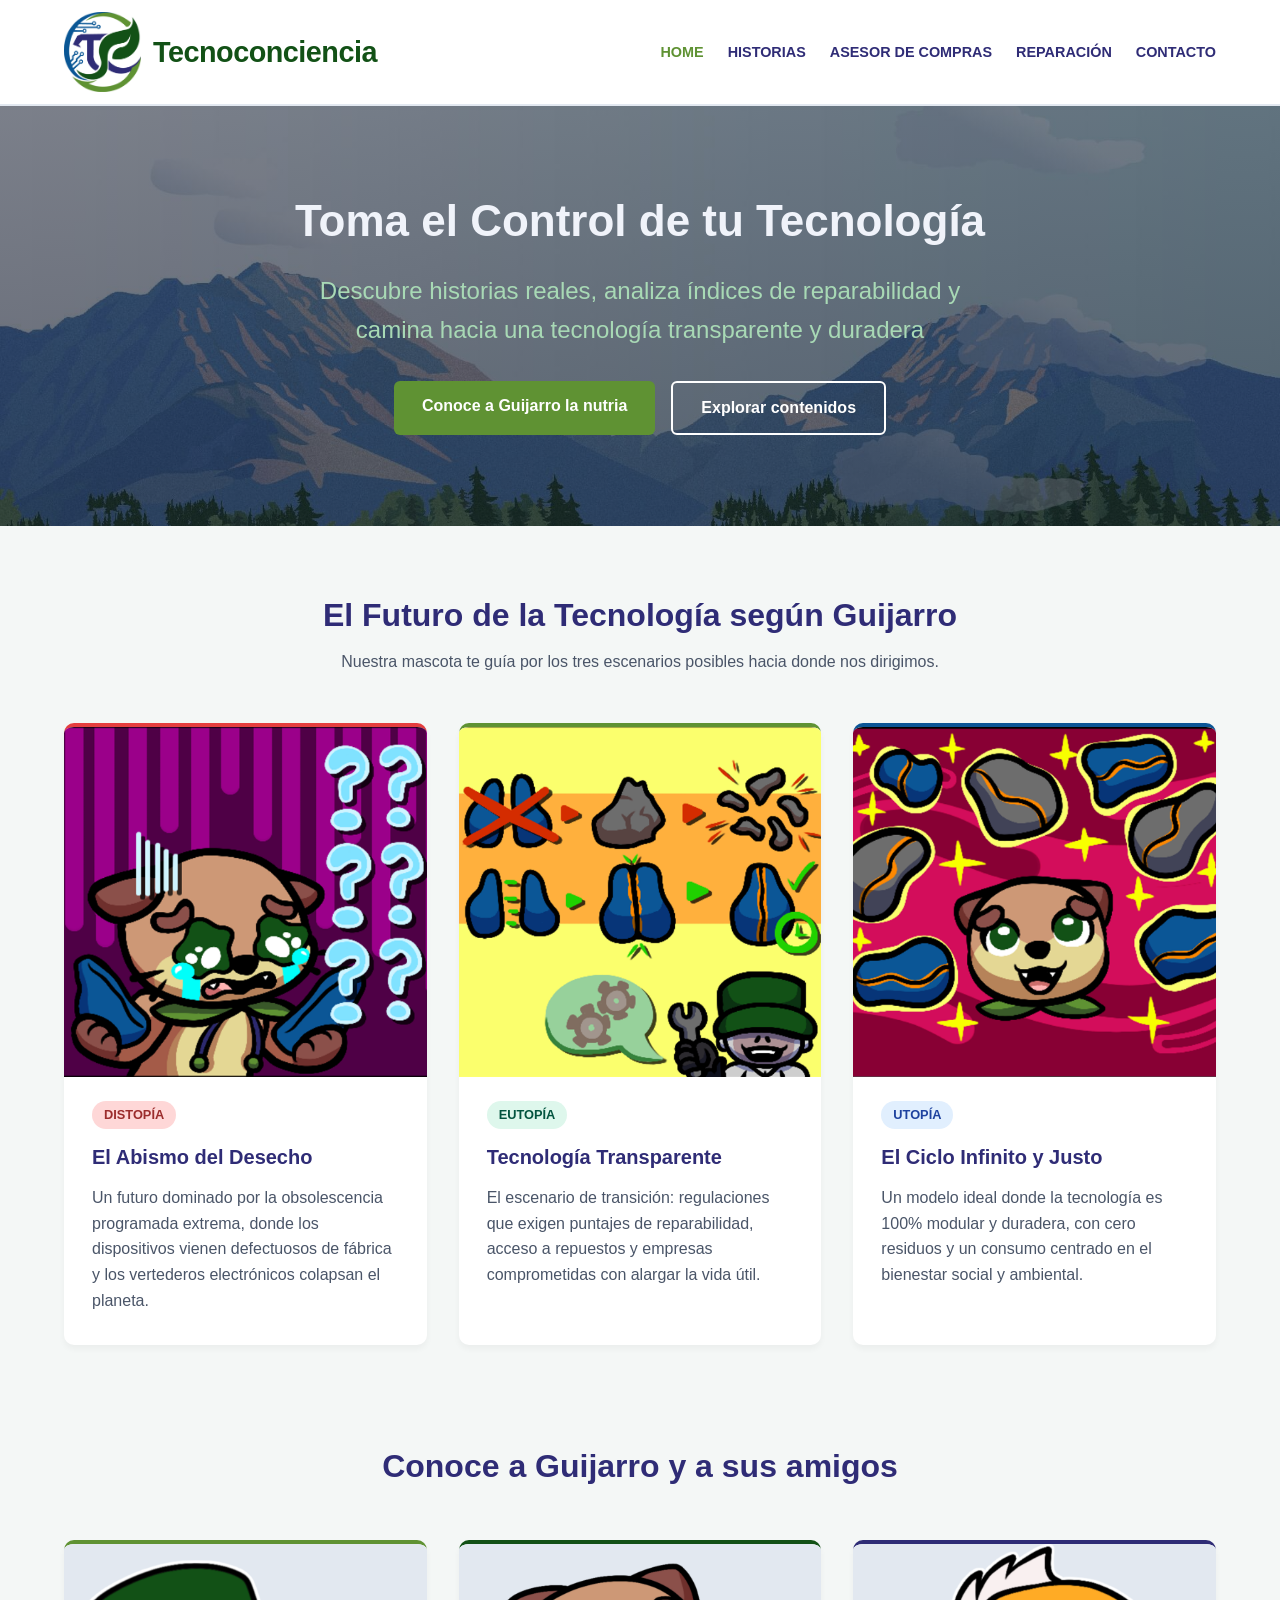
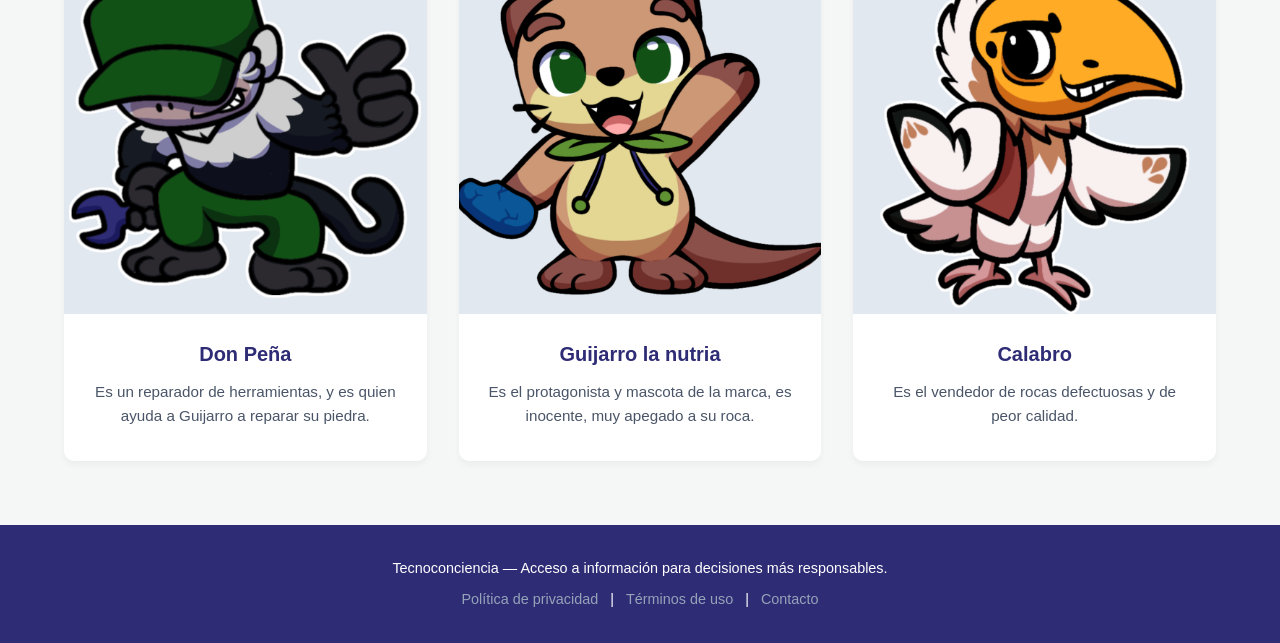
<file: index.html>
<!DOCTYPE html>
<html lang="es">
<head>
    <meta charset="UTF-8">
    <meta name="viewport" content="width=device-width, initial-scale=1.0">
    <title>TecnoConciencia - Inicio</title>
    <link rel="stylesheet" href="css/style.css">
</head>
<body>

    <!-- Cabecera y Navegación con Logo y Título -->
    <header class="site-header">
        <div class="container nav-container">
            <div class="logo-container">
                <img src="img/Logo-Tecno.png" alt="Logo TecnoConciencia" class="logo-img">
                <span class="logo-text">Tecnoconciencia</span>
            </div>
            <nav>
                <ul class="nav-links">
                    <li><a href="index.html" class="active">HOME</a></li>
                    <li><a href="historias.html">HISTORIAS</a></li>
                    <li><a href="asesor.html">ASESOR DE COMPRAS</a></li>
                    <li><a href="reparacion.html">REPARACIÓN</a></li>
                    <li><a href="contacto.html">CONTACTO</a></li>
                </ul>
            </nav>
        </div>
    </header>

    <!-- Sección Hero (Principal) -->
    <section class="hero">
        <div class="container hero-content">
            <h2>Toma el Control de tu Tecnología</h2>
            <p>Descubre historias reales, analiza índices de reparabilidad y camina hacia una tecnología transparente y duradera</p>
            <div class="hero-buttons">
                <a href="#" class="btn-primary">Conoce a Guijarro la nutria</a>
                <a href="#" class="btn-secondary">Explorar contenidos</a>
            </div>
        </div>
    </section>

    <!-- Sección de Escenarios Futuros con Guijarro -->
    <section class="scenarios-section container">
        <div class="section-title">
            <h3>El Futuro de la Tecnología según Guijarro</h3>
            <p>Nuestra mascota te guía por los tres escenarios posibles hacia donde nos dirigimos.</p>
        </div>
        <div class="scenarios-grid">
            
            <!-- Tarjeta Distopía -->
            <article class="scenario-card distopia">
                <div class="card-img-container">
                    <img src="img/Distopía.png" alt="Guijarro en escenario Distópico" class="scenario-img">
                </div>
                <div class="card-body">
                    <span class="badge">Distopía</span>
                    <h4>El Abismo del Desecho</h4>
                    <p>Un futuro dominado por la obsolescencia programada extrema, donde los dispositivos vienen defectuosos de fábrica y los vertederos electrónicos colapsan el planeta.</p>
                </div>
            </article>

            <!-- Tarjeta Eutopía -->
            <article class="scenario-card eutopia">
                <div class="card-img-container">
                    <img src="img/Eutopía.png" alt="Guijarro en escenario Eutópico" class="scenario-img">
                </div>
                <div class="card-body">
                    <span class="badge">Eutopía</span>
                    <h4>Tecnología Transparente</h4>
                    <p>El escenario de transición: regulaciones que exigen puntajes de reparabilidad, acceso a repuestos y empresas comprometidas con alargar la vida útil.</p>
                </div>
            </article>

            <!-- Tarjeta Utopía -->
            <article class="scenario-card utopia">
                <div class="card-img-container">
                    <img src="img/Utopia.png" alt="Guijarro en escenario Utópico" class="scenario-img">
                </div>
                <div class="card-body">
                    <span class="badge">Utopía</span>
                    <h4>El Ciclo Infinito y Justo</h4>
                    <p>Un modelo ideal donde la tecnología es 100% modular y duradera, con cero residuos y un consumo centrado en el bienestar social y ambiental.</p>
                </div>
            </article>

        </div>
    </section>

    <!-- Sección Conoce a Guijarro y a sus amigos -->
    <section class="characters-section container">
        <div class="section-title">
            <h3>Conoce a Guijarro y a sus amigos</h3>
        </div>
        <div class="characters-grid">

            <!-- Contenedor 1: Don Peña -->
            <article class="character-card don-pena">
                <div class="character-img-container">
                    <img src="img/donpeña.png" alt="Don Peña" class="character-img">
                </div>
                <div class="character-body">
                    <h4>Don Peña</h4>
                    <p>Es un reparador de herramientas, y es quien ayuda a Guijarro a reparar su piedra.</p>
                </div>
            </article>

            <!-- Contenedor 2 (Centro): Guijarro la nutria -->
            <article class="character-card guijarro">
                <div class="character-img-container">
                    <img src="img/Guijarro Saludando.png" alt="Guijarro la nutria" class="character-img">
                </div>
                <div class="character-body">
                    <h4>Guijarro la nutria</h4>
                    <p>Es el protagonista y mascota de la marca, es inocente, muy apegado a su roca.</p>
                </div>
            </article>

            <!-- Contenedor 3: Calabro -->
            <article class="character-card calabro">
                <div class="character-img-container">
                    <img src="img/calabro.png" alt="Calabro" class="character-img">
                </div>
                <div class="character-body">
                    <h4>Calabro</h4>
                    <p>Es el vendedor de rocas defectuosas y de peor calidad.</p>
                </div>
            </article>

        </div>
    </section>

    <!-- Pie de página -->
    <footer class="site-footer">
        <div class="container footer-content">
            <p>Tecnoconciencia — Acceso a información para decisiones más responsables.</p>
            <div class="footer-links">
                <a href="#">Política de privacidad</a> | <a href="#">Términos de uso</a> | <a href="#">Contacto</a>
            </div>
        </div>
    </footer>

</body>
</html>
</file>
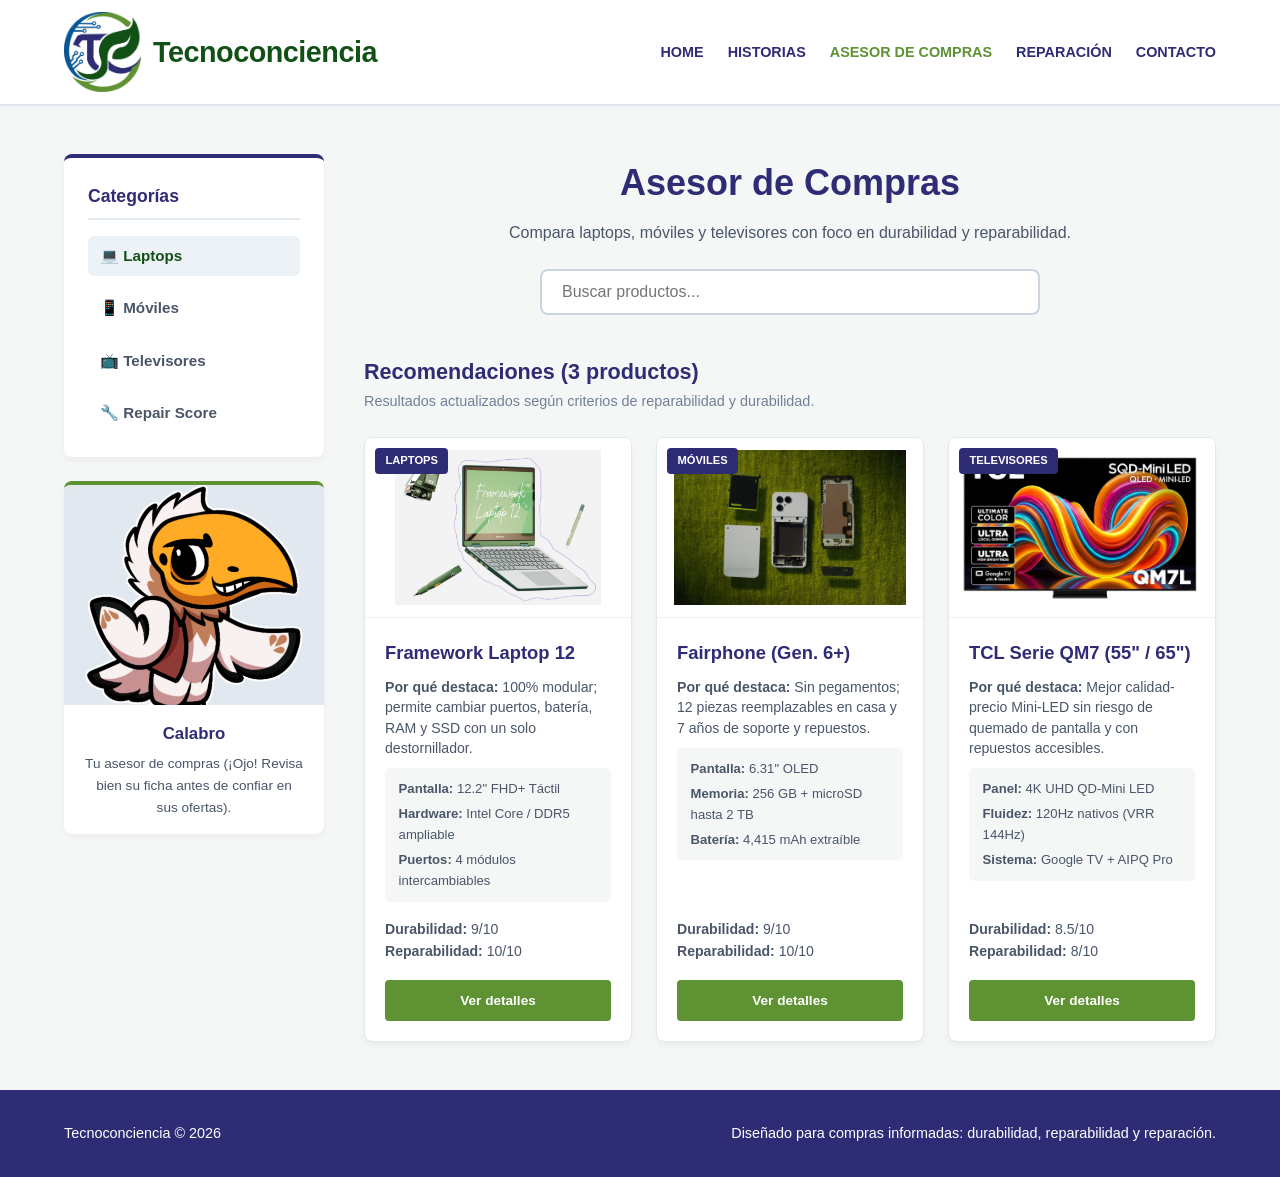
<file: asesor.html>
<!DOCTYPE html>
<html lang="es">
<head>
    <meta charset="UTF-8">
    <meta name="viewport" content="width=device-width, initial-scale=1.0">
    <title>TecnoConciencia - Asesor de Compras</title>
    <link rel="stylesheet" href="css/style.css">
</head>
<body>

    <!-- Cabecera y Navegación -->
    <header class="site-header">
        <div class="container nav-container">
            <div class="logo-container">
                <img src="img/Logo-Tecno.png" alt="Logo TecnoConciencia" class="logo-img">
                <span class="logo-text">Tecnoconciencia</span>
            </div>
            <nav>
                <ul class="nav-links">
                    <li><a href="index.html">HOME</a></li>
                    <li><a href="historias.html">HISTORIAS</a></li>
                    <li><a href="asesor.html" class="active">ASESOR DE COMPRAS</a></li>
                    <li><a href="reparacion.html">REPARACIÓN</a></li>
                    <li><a href="contacto.html">CONTACTO</a></li>
                </ul>
            </nav>
        </div>
    </header>

    <!-- Contenedor Principal del Asesor -->
    <main class="container shop-container">

        <!-- Columna Izquierda: Categorías + Personaje Calabro -->
        <aside class="shop-left-column">
            <div class="shop-sidebar">
                <h3>Categorías</h3>
                <ul class="category-list">
                    <li><a href="#" class="active-category">💻 Laptops</a></li>
                    <li><a href="#">📱 Móviles</a></li>
                    <li><a href="#">📺 Televisores</a></li>
                    <li><a href="#">🔧 Repair Score</a></li>
                </ul>
            </div>

            <!-- Tarjeta del Asesor Calabro -->
            <div class="advisor-character-card">
                <div class="advisor-img-box">
                    <img src="img/calabro.png" alt="Calabro - Asesor de Compras" class="advisor-img">
                </div>
                <div class="advisor-caption">
                    <h4>Calabro</h4>
                    <p>Tu asesor de compras (¡Ojo! Revisa bien su ficha antes de confiar en sus ofertas).</p>
                </div>
            </div>
        </aside>

        <!-- Columna Derecha: Buscador y 3 Recomendaciones -->
        <section class="shop-content">
            <div class="shop-header">
                <h2>Asesor de Compras</h2>
                <p>Compara laptops, móviles y televisores con foco en durabilidad y reparabilidad.</p>
                <div class="search-box">
                    <input type="text" placeholder="Buscar productos...">
                </div>
            </div>

            <div class="results-info">
                <h3>Recomendaciones (3 productos)</h3>
                <p>Resultados actualizados según criterios de reparabilidad y durabilidad.</p>
            </div>

            <!-- Cuadrícula de 3 Productos -->
            <div class="products-grid">

                <!-- Producto 1: Laptop -->
                <article class="product-card">
                    <span class="product-badge">LAPTOPS</span>
                    <div class="product-img-container">
                        <img src="img/Laptop.jpg" alt="Framework Laptop 12" class="product-img">
                    </div>
                    <div class="product-info">
                        <h4>Framework Laptop 12</h4>
                        <p class="product-reason"><strong>Por qué destaca:</strong> 100% modular; permite cambiar puertos, batería, RAM y SSD con un solo destornillador.</p>
                        <ul class="product-specs">
                            <li><strong>Pantalla:</strong> 12.2" FHD+ Táctil</li>
                            <li><strong>Hardware:</strong> Intel Core / DDR5 ampliable</li>
                            <li><strong>Puertos:</strong> 4 módulos intercambiables</li>
                        </ul>
                        <div class="product-scores">
                            <p><strong>Durabilidad:</strong> 9/10</p>
                            <p><strong>Reparabilidad:</strong> 10/10</p>
                        </div>
                        <a href="#" class="btn-product">Ver detalles</a>
                    </div>
                </article>

                <!-- Producto 2: Celular -->
                <article class="product-card">
                    <span class="product-badge">MÓVILES</span>
                    <div class="product-img-container">
                        <img src="img/movil.jpeg" alt="Fairphone Gen 6+" class="product-img">
                    </div>
                    <div class="product-info">
                        <h4>Fairphone (Gen. 6+)</h4>
                        <p class="product-reason"><strong>Por qué destaca:</strong> Sin pegamentos; 12 piezas reemplazables en casa y 7 años de soporte y repuestos.</p>
                        <ul class="product-specs">
                            <li><strong>Pantalla:</strong> 6.31" OLED</li>
                            <li><strong>Memoria:</strong> 256 GB + microSD hasta 2 TB</li>
                            <li><strong>Batería:</strong> 4,415 mAh extraíble</li>
                        </ul>
                        <div class="product-scores">
                            <p><strong>Durabilidad:</strong> 9/10</p>
                            <p><strong>Reparabilidad:</strong> 10/10</p>
                        </div>
                        <a href="#" class="btn-product">Ver detalles</a>
                    </div>
                </article>

                <!-- Producto 3: Televisor -->
                <article class="product-card">
                    <span class="product-badge">TELEVISORES</span>
                    <div class="product-img-container">
                        <img src="img/tv.png" alt="Televisor TCL QM7 Mini-LED" class="product-img">
                    </div>
                    <div class="product-info">
                        <h4>TCL Serie QM7 (55" / 65")</h4>
                        <p class="product-reason"><strong>Por qué destaca:</strong> Mejor calidad-precio Mini-LED sin riesgo de quemado de pantalla y con repuestos accesibles.</p>
                        <ul class="product-specs">
                            <li><strong>Panel:</strong> 4K UHD QD-Mini LED</li>
                            <li><strong>Fluidez:</strong> 120Hz nativos (VRR 144Hz)</li>
                            <li><strong>Sistema:</strong> Google TV + AIPQ Pro</li>
                        </ul>
                        <div class="product-scores">
                            <p><strong>Durabilidad:</strong> 8.5/10</p>
                            <p><strong>Reparabilidad:</strong> 8/10</p>
                        </div>
                        <a href="#" class="btn-product">Ver detalles</a>
                    </div>
                </article>

            </div>
        </section>
    </main>

    <!-- Pie de página -->
    <footer class="site-footer">
        <div class="footer-content-shop">
            <p>Tecnoconciencia © 2026</p>
            <p>Diseñado para compras informadas: durabilidad, reparabilidad y reparación.</p>
        </div>
    </footer>

</body>
</html>
</file>
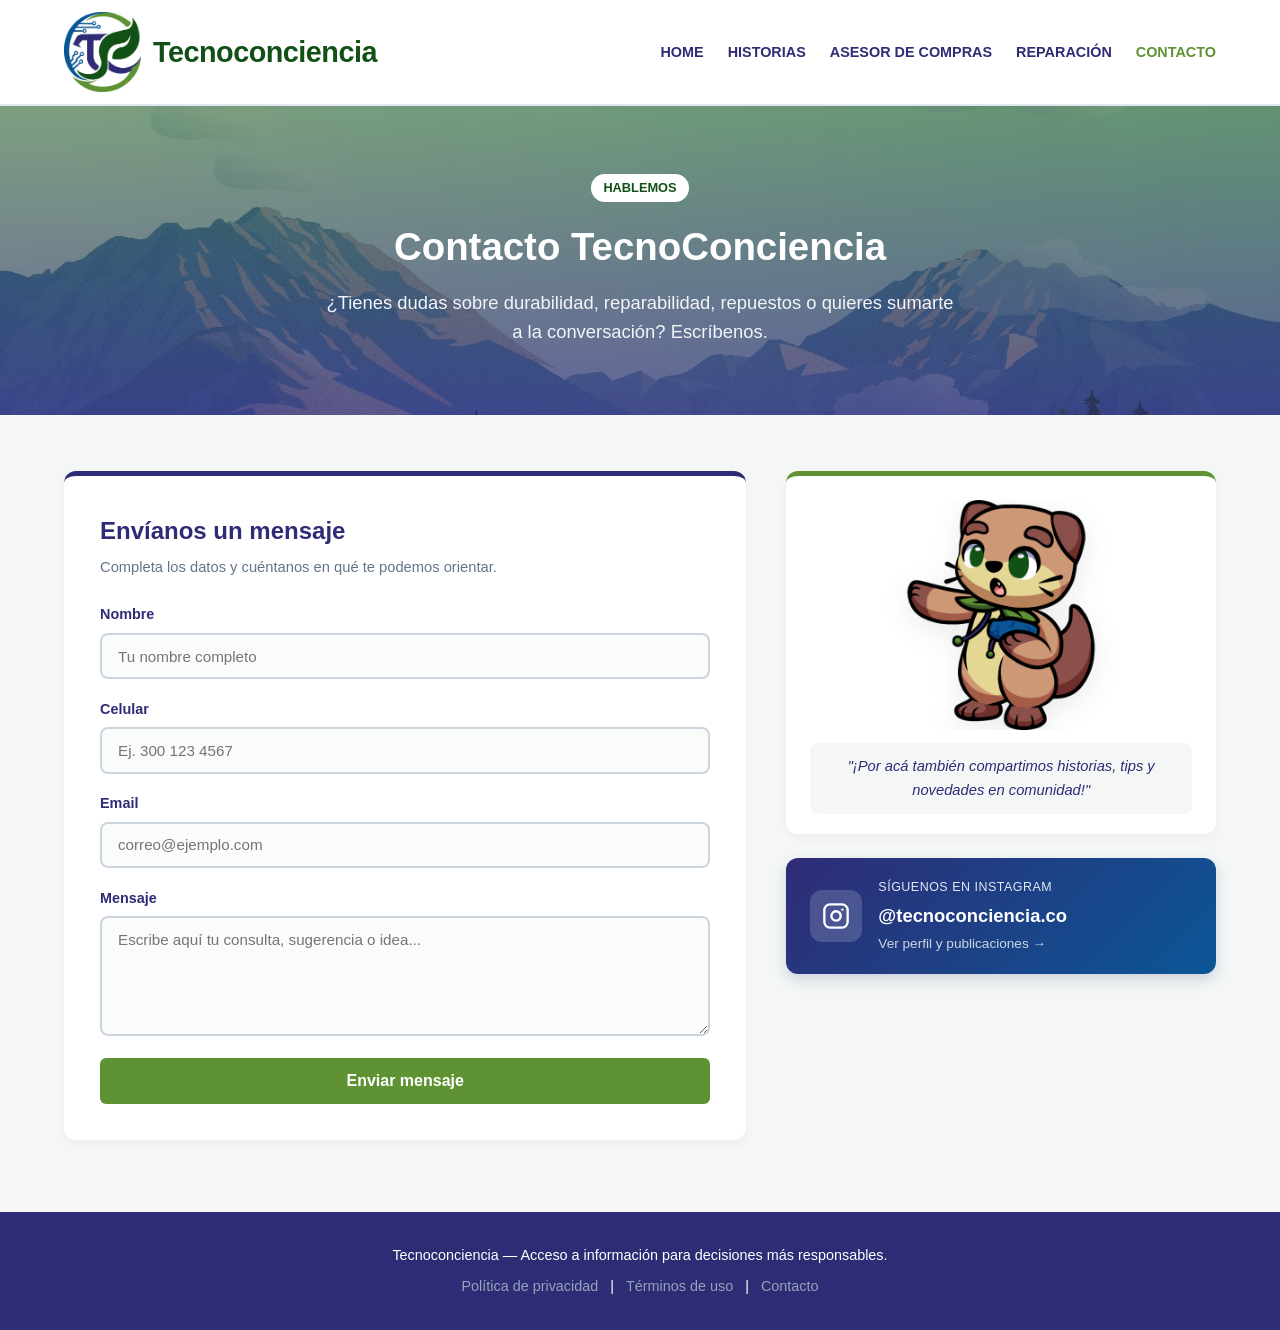
<file: contacto.html>
<!DOCTYPE html>
<html lang="es">
<head>
    <meta charset="UTF-8">
    <meta name="viewport" content="width=device-width, initial-scale=1.0">
    <title>TecnoConciencia - Contacto</title>
    <link rel="stylesheet" href="css/style.css">
</head>
<body>

    <!-- Cabecera y Navegación -->
    <header class="site-header">
        <div class="container nav-container">
            <div class="logo-container">
                <img src="img/Logo-Tecno.png" alt="Logo TecnoConciencia" class="logo-img">
                <span class="logo-text">Tecnoconciencia</span>
            </div>
            <nav>
                <ul class="nav-links">
                    <li><a href="index.html">HOME</a></li>
                    <li><a href="historias.html">HISTORIAS</a></li>
                    <li><a href="asesor.html">ASESOR DE COMPRAS</a></li>
                    <li><a href="reparacion.html">REPARACIÓN</a></li>
                    <li><a href="contacto.html" class="active">CONTACTO</a></li>
                </ul>
            </nav>
        </div>
    </header>

    <!-- Banner de Paisaje debajo del Header -->
    <section class="contact-banner">
        <div class="container contact-banner-content">
            <span class="badge contact-badge">Hablemos</span>
            <h2>Contacto TecnoConciencia</h2>
            <p>¿Tienes dudas sobre durabilidad, reparabilidad, repuestos o quieres sumarte a la conversación? Escríbenos.</p>
        </div>
    </section>

    <!-- Sección Principal: Formulario + Guijarro Señalando + Instagram -->
    <main class="container contact-main">
        <div class="contact-grid">

            <!-- Columna Izquierda: Formulario -->
            <div class="contact-form-card">
                <h3>Envíanos un mensaje</h3>
                <p class="contact-form-subtitle">Completa los datos y cuéntanos en qué te podemos orientar.</p>

                <form id="contactForm" class="contact-form">
                    <div class="form-group">
                        <label for="nombre">Nombre</label>
                        <input type="text" id="nombre" name="nombre" placeholder="Tu nombre completo" required>
                    </div>

                    <div class="form-group">
                        <label for="celular">Celular</label>
                        <input type="tel" id="celular" name="celular" placeholder="Ej. 300 123 4567" required>
                    </div>

                    <div class="form-group">
                        <label for="email">Email</label>
                        <input type="email" id="email" name="email" placeholder="correo@ejemplo.com" required>
                    </div>

                    <div class="form-group">
                        <label for="mensaje">Mensaje</label>
                        <textarea id="mensaje" name="mensaje" rows="5" placeholder="Escribe aquí tu consulta, sugerencia o idea..." required></textarea>
                    </div>

                    <button type="submit" class="btn-primary contact-submit-btn">Enviar mensaje</button>
                    <p id="formFeedback" class="form-feedback" aria-live="polite"></p>
                </form>
            </div>

            <!-- Columna Derecha: Guijarro Señalando + Tarjeta de Instagram -->
            <aside class="contact-side-column">
                <div class="guijarro-pointer-card">
                    <div class="guijarro-pointer-img-box">
                        <img src="img/Guijarro Señalando.png" alt="Guijarro la nutria señalando nuestro Instagram" class="guijarro-pointer-img">
                    </div>
                    <p class="guijarro-speech">"¡Por acá también compartimos historias, tips y novedades en comunidad!"</p>
                </div>

                <a href="https://www.instagram.com/tecnoconciencia.co/" target="_blank" rel="noopener noreferrer" class="instagram-card">
                    <div class="ig-icon-badge" aria-hidden="true">
                        <svg viewBox="0 0 24 24" width="28" height="28" fill="none" stroke="currentColor" stroke-width="2" stroke-linecap="round" stroke-linejoin="round">
                            <rect x="2" y="2" width="20" height="20" rx="5" ry="5"></rect>
                            <path d="M16 11.37A4 4 0 1 1 12.63 8 4 4 0 0 1 16 11.37z"></path>
                            <line x1="17.5" y1="6.5" x2="17.51" y2="6.5"></line>
                        </svg>
                    </div>
                    <div class="ig-details">
                        <span class="ig-label">Síguenos en Instagram</span>
                        <strong class="ig-handle">@tecnoconciencia.co</strong>
                        <small class="ig-cta">Ver perfil y publicaciones →</small>
                    </div>
                </a>
            </aside>

        </div>
    </main>

    <!-- Pie de página -->
    <footer class="site-footer">
        <div class="container footer-content">
            <p>Tecnoconciencia — Acceso a información para decisiones más responsables.</p>
            <div class="footer-links">
                <a href="#">Política de privacidad</a> | <a href="#">Términos de uso</a> | <a href="contacto.html">Contacto</a>
            </div>
        </div>
    </footer>

    <script>
        const contactForm = document.getElementById("contactForm");
        const formFeedback = document.getElementById("formFeedback");

        contactForm.addEventListener("submit", function (event) {
            event.preventDefault();
            const nombre = document.getElementById("nombre").value.trim();
            formFeedback.textContent = `¡Gracias, ${nombre}! Tu mensaje quedó registrado en este borrador de la web.`;
            formFeedback.classList.add("is-visible");
            contactForm.reset();
        });
    </script>

</body>
</html>
</file>
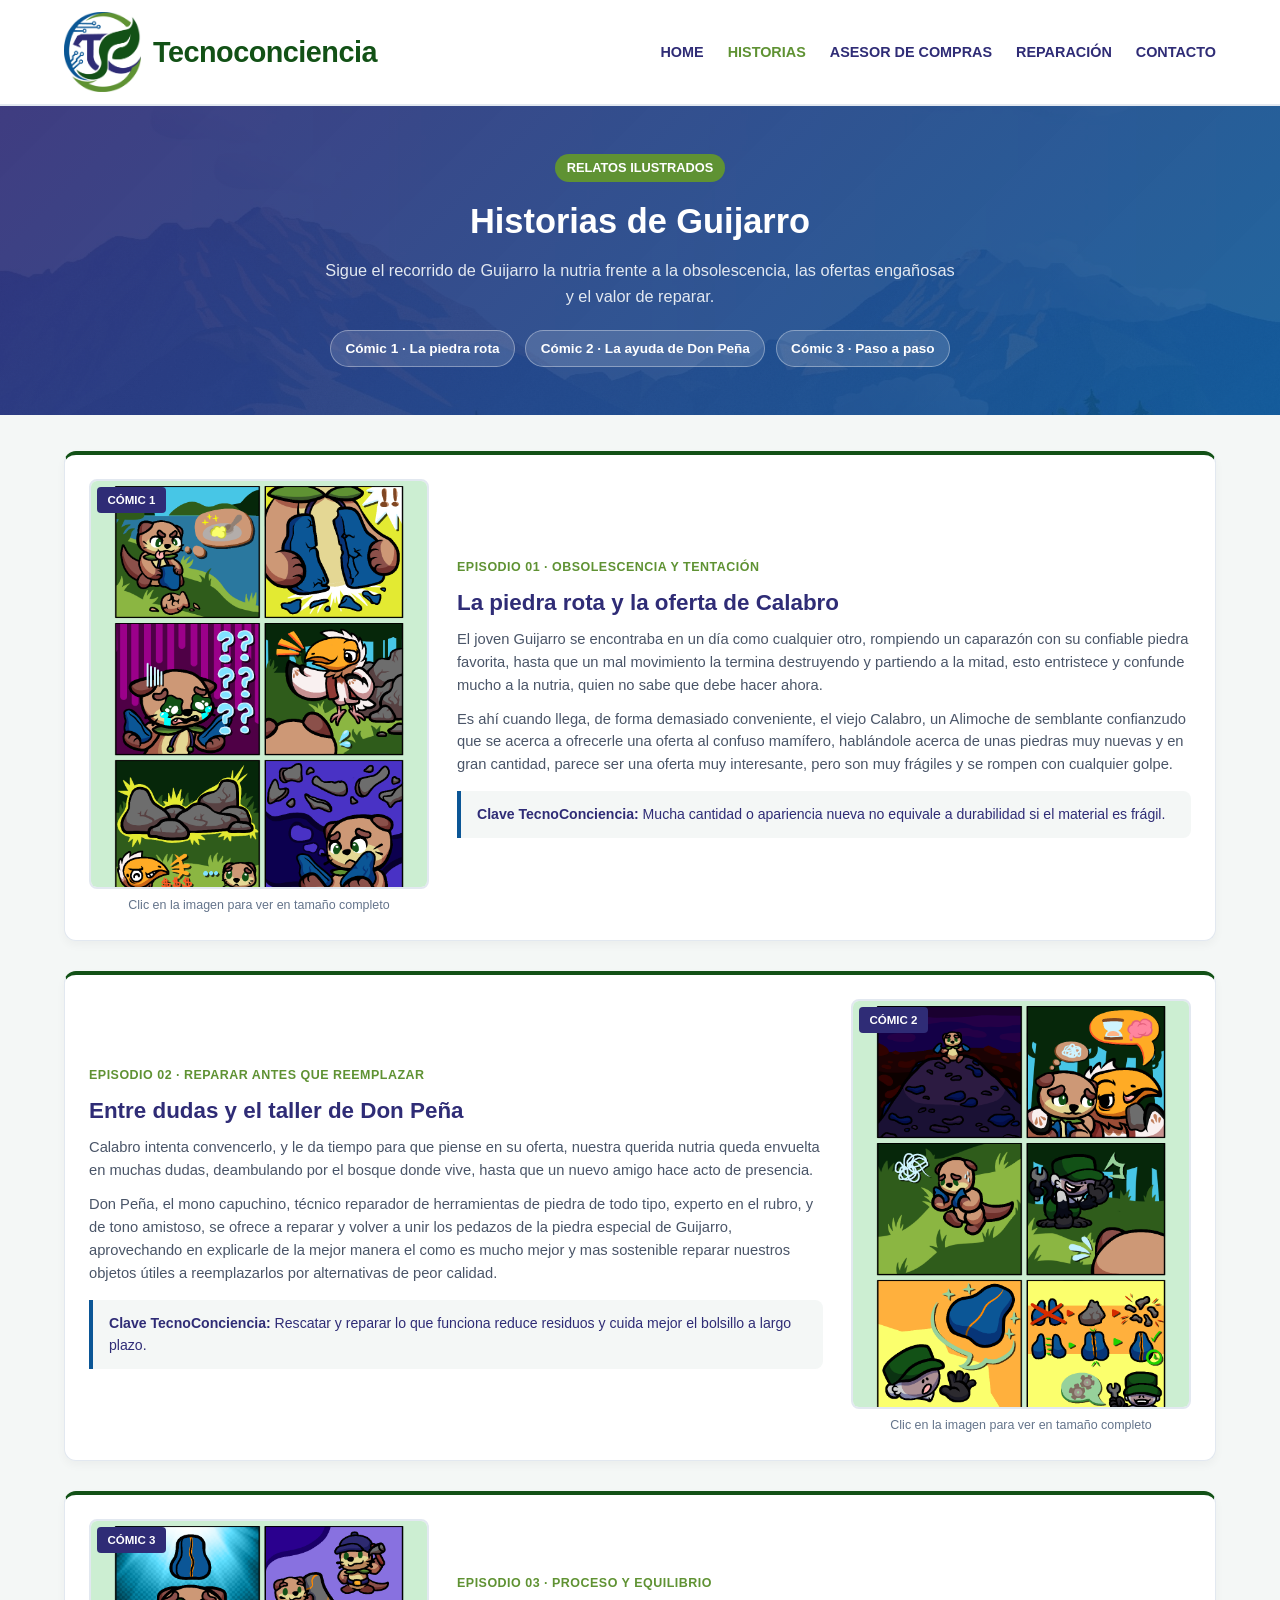
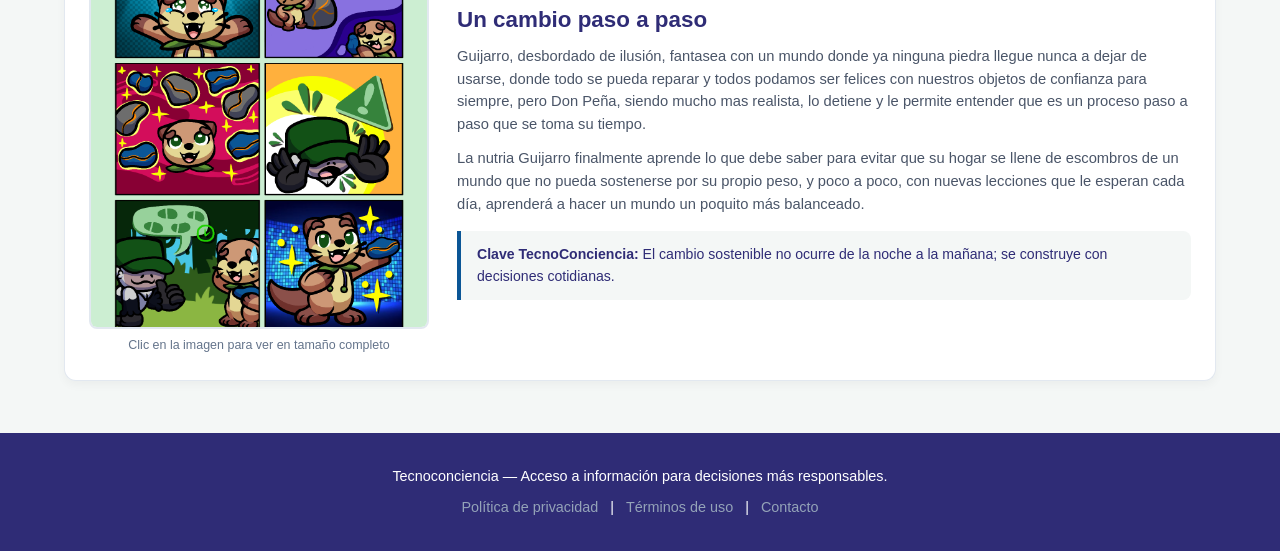
<file: historias.html>
<!DOCTYPE html>
<html lang="es">
<head>
    <meta charset="UTF-8">
    <meta name="viewport" content="width=device-width, initial-scale=1.0">
    <title>TecnoConciencia - Historias y Cómics</title>
    <link rel="stylesheet" href="css/style.css">
</head>
<body>

    <!-- Cabecera y Navegación -->
    <header class="site-header">
        <div class="container nav-container">
            <div class="logo-container">
                <img src="img/Logo-Tecno.png" alt="Logo TecnoConciencia" class="logo-img">
                <span class="logo-text">Tecnoconciencia</span>
            </div>
            <nav>
                <ul class="nav-links">
                    <li><a href="index.html">HOME</a></li>
                    <li><a href="historias.html" class="active">HISTORIAS</a></li>
                    <li><a href="asesor.html">ASESOR DE COMPRAS</a></li>
                    <li><a href="reparacion.html">REPARACIÓN</a></li>
                    <li><a href="contacto.html">CONTACTO</a></li>
                </ul>
            </nav>
        </div>
    </header>

    <!-- Encabezado de Historias -->
    <section class="stories-hero">
        <div class="container stories-hero-content">
            <span class="badge stories-badge">Relatos Ilustrados</span>
            <h2>Historias de Guijarro</h2>
            <p>Sigue el recorrido de Guijarro la nutria frente a la obsolescencia, las ofertas engañosas y el valor de reparar.</p>
            <div class="story-pills">
                <a href="#comic-1" class="story-pill">Cómic 1 · La piedra rota</a>
                <a href="#comic-2" class="story-pill">Cómic 2 · La ayuda de Don Peña</a>
                <a href="#comic-3" class="story-pill">Cómic 3 · Paso a paso</a>
            </div>
        </div>
    </section>

    <!-- Episodios de Cómics -->
    <main class="container stories-main">

        <!-- COMIC 1 -->
        <article id="comic-1" class="comic-episode">
            <div class="comic-media-col">
                <span class="product-badge">CÓMIC 1</span>
                <a href="img/Guijarro comic 01.png" target="_blank" rel="noopener noreferrer" class="comic-frame-link" title="Ver cómic en tamaño completo">
                    <img src="img/Guijarro comic 01.png" alt="Cómic 1: Guijarro rompe su piedra y conoce a Calabro" class="comic-strip-img">
                </a>
                <span class="comic-zoom-hint">Clic en la imagen para ver en tamaño completo</span>
            </div>

            <div class="comic-story-col">
                <span class="comic-chapter-tag">Episodio 01 · Obsolescencia y tentación</span>
                <h3>La piedra rota y la oferta de Calabro</h3>
                <p>El joven Guijarro se encontraba en un día como cualquier otro, rompiendo un caparazón con su confiable piedra favorita, hasta que un mal movimiento la termina destruyendo y partiendo a la mitad, esto entristece y confunde mucho a la nutria, quien no sabe que debe hacer ahora.</p>
                <p>Es ahí cuando llega, de forma demasiado conveniente, el viejo Calabro, un Alimoche de semblante confianzudo que se acerca a ofrecerle una oferta al confuso mamífero, hablándole acerca de unas piedras muy nuevas y en gran cantidad, parece ser una oferta muy interesante, pero son muy frágiles y se rompen con cualquier golpe.</p>
                <div class="comic-lesson-box">
                    <strong>Clave TecnoConciencia:</strong> Mucha cantidad o apariencia nueva no equivale a durabilidad si el material es frágil.
                </div>
            </div>
        </article>

        <!-- COMIC 2 (Alternado: Texto a la izquierda, Cómic a la derecha en escritorio) -->
        <article id="comic-2" class="comic-episode comic-episode--reverse">
            <div class="comic-media-col">
                <span class="product-badge">CÓMIC 2</span>
                <a href="img/Guijarro comic 02.png" target="_blank" rel="noopener noreferrer" class="comic-frame-link" title="Ver cómic en tamaño completo">
                    <img src="img/Guijarro comic 02.png" alt="Cómic 2: Dudas de Guijarro y llegada de Don Peña" class="comic-strip-img">
                </a>
                <span class="comic-zoom-hint">Clic en la imagen para ver en tamaño completo</span>
            </div>

            <div class="comic-story-col">
                <span class="comic-chapter-tag">Episodio 02 · Reparar antes que reemplazar</span>
                <h3>Entre dudas y el taller de Don Peña</h3>
                <p>Calabro intenta convencerlo, y le da tiempo para que piense en su oferta, nuestra querida nutria queda envuelta en muchas dudas, deambulando por el bosque donde vive, hasta que un nuevo amigo hace acto de presencia.</p>
                <p>Don Peña, el mono capuchino, técnico reparador de herramientas de piedra de todo tipo, experto en el rubro, y de tono amistoso, se ofrece a reparar y volver a unir los pedazos de la piedra especial de Guijarro, aprovechando en explicarle de la mejor manera el como es mucho mejor y mas sostenible reparar nuestros objetos útiles a reemplazarlos por alternativas de peor calidad.</p>
                <div class="comic-lesson-box">
                    <strong>Clave TecnoConciencia:</strong> Rescatar y reparar lo que funciona reduce residuos y cuida mejor el bolsillo a largo plazo.
                </div>
            </div>
        </article>

        <!-- COMIC 3 -->
        <article id="comic-3" class="comic-episode">
            <div class="comic-media-col">
                <span class="product-badge">CÓMIC 3</span>
                <a href="img/Guijarro comic 03.png" target="_blank" rel="noopener noreferrer" class="comic-frame-link" title="Ver cómic en tamaño completo">
                    <img src="img/Guijarro comic 03.png" alt="Cómic 3: Ilusión de Guijarro y lección de equilibrio de Don Peña" class="comic-strip-img">
                </a>
                <span class="comic-zoom-hint">Clic en la imagen para ver en tamaño completo</span>
            </div>

            <div class="comic-story-col">
                <span class="comic-chapter-tag">Episodio 03 · Proceso y equilibrio</span>
                <h3>Un cambio paso a paso</h3>
                <p>Guijarro, desbordado de ilusión, fantasea con un mundo donde ya ninguna piedra llegue nunca a dejar de usarse, donde todo se pueda reparar y todos podamos ser felices con nuestros objetos de confianza para siempre, pero Don Peña, siendo mucho mas realista, lo detiene y le permite entender que es un proceso paso a paso que se toma su tiempo.</p>
                <p>La nutria Guijarro finalmente aprende lo que debe saber para evitar que su hogar se llene de escombros de un mundo que no pueda sostenerse por su propio peso, y poco a poco, con nuevas lecciones que le esperan cada día, aprenderá a hacer un mundo un poquito más balanceado.</p>
                <div class="comic-lesson-box">
                    <strong>Clave TecnoConciencia:</strong> El cambio sostenible no ocurre de la noche a la mañana; se construye con decisiones cotidianas.
                </div>
            </div>
        </article>

    </main>

    <!-- Pie de página -->
    <footer class="site-footer">
        <div class="container footer-content">
            <p>Tecnoconciencia — Acceso a información para decisiones más responsables.</p>
            <div class="footer-links">
                <a href="#">Política de privacidad</a> | <a href="#">Términos de uso</a> | <a href="contacto.html">Contacto</a>
            </div>
        </div>
    </footer>

</body>
</html>
</file>
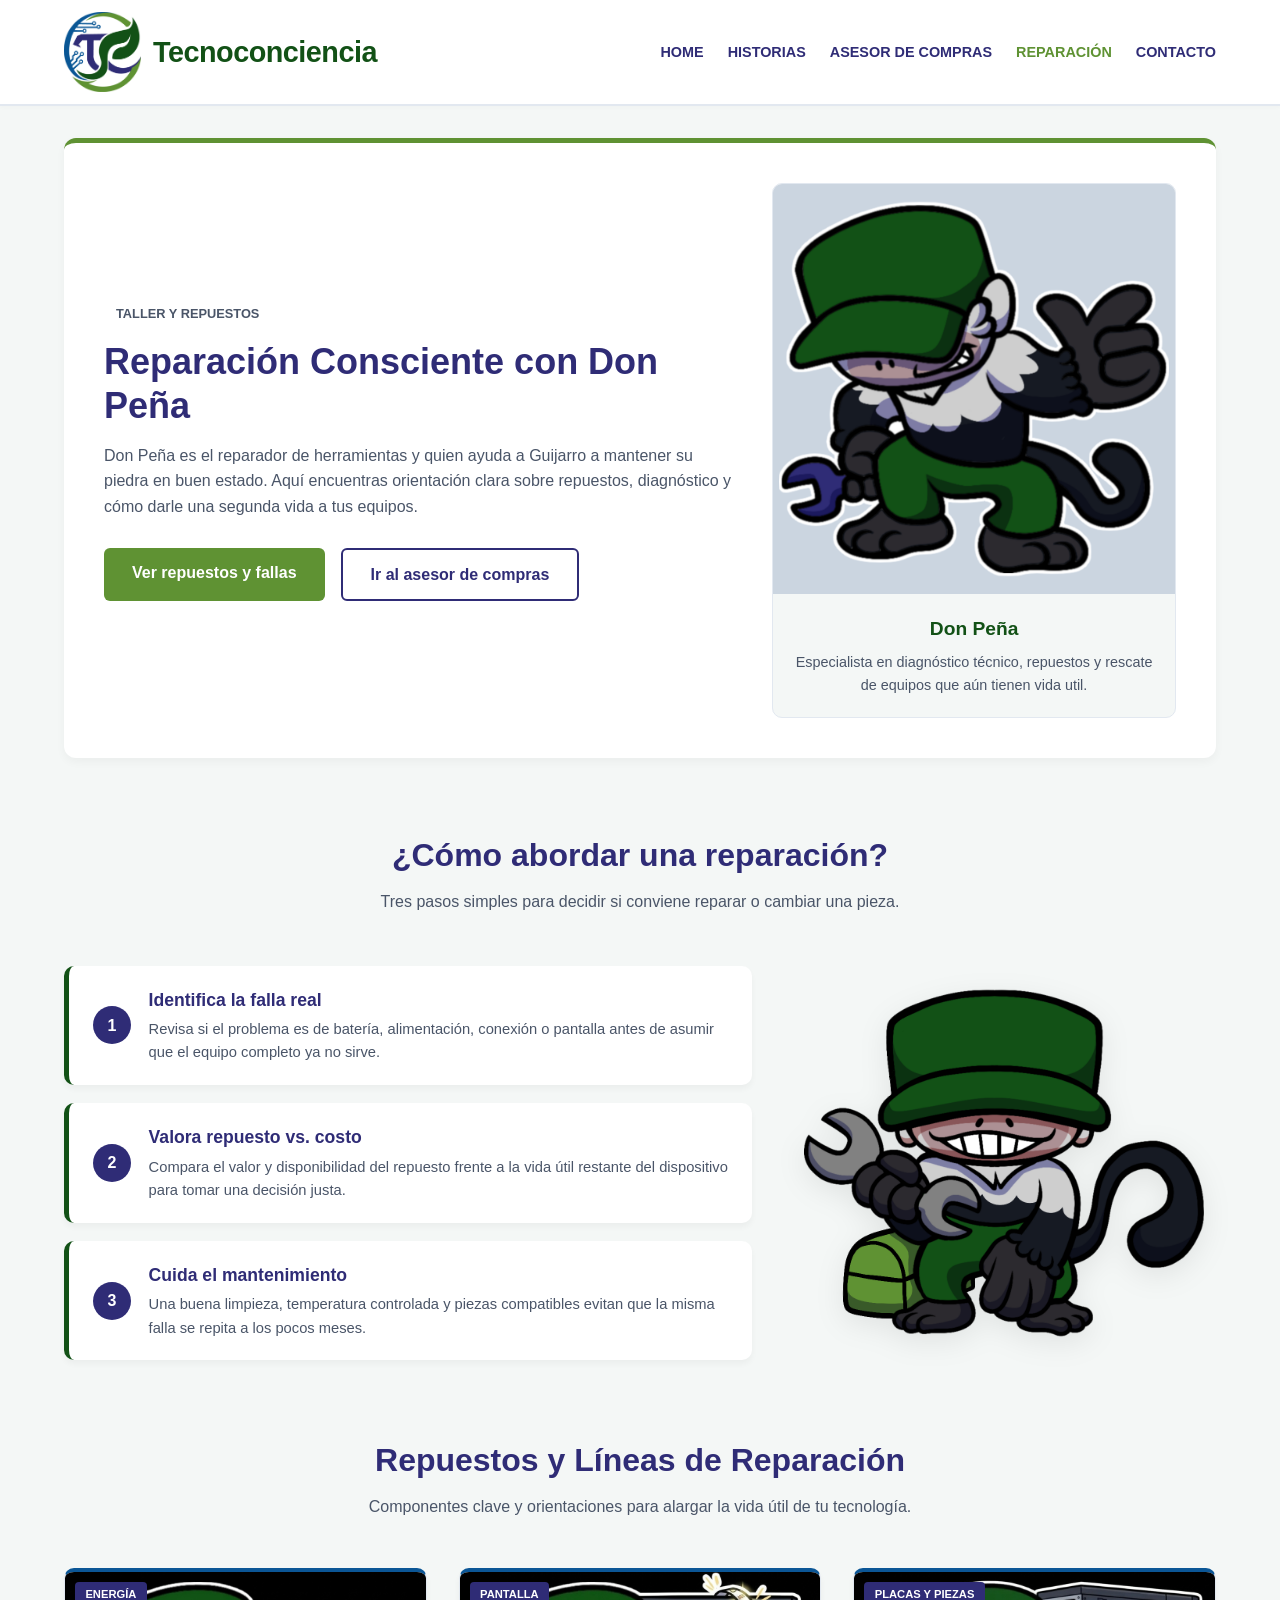
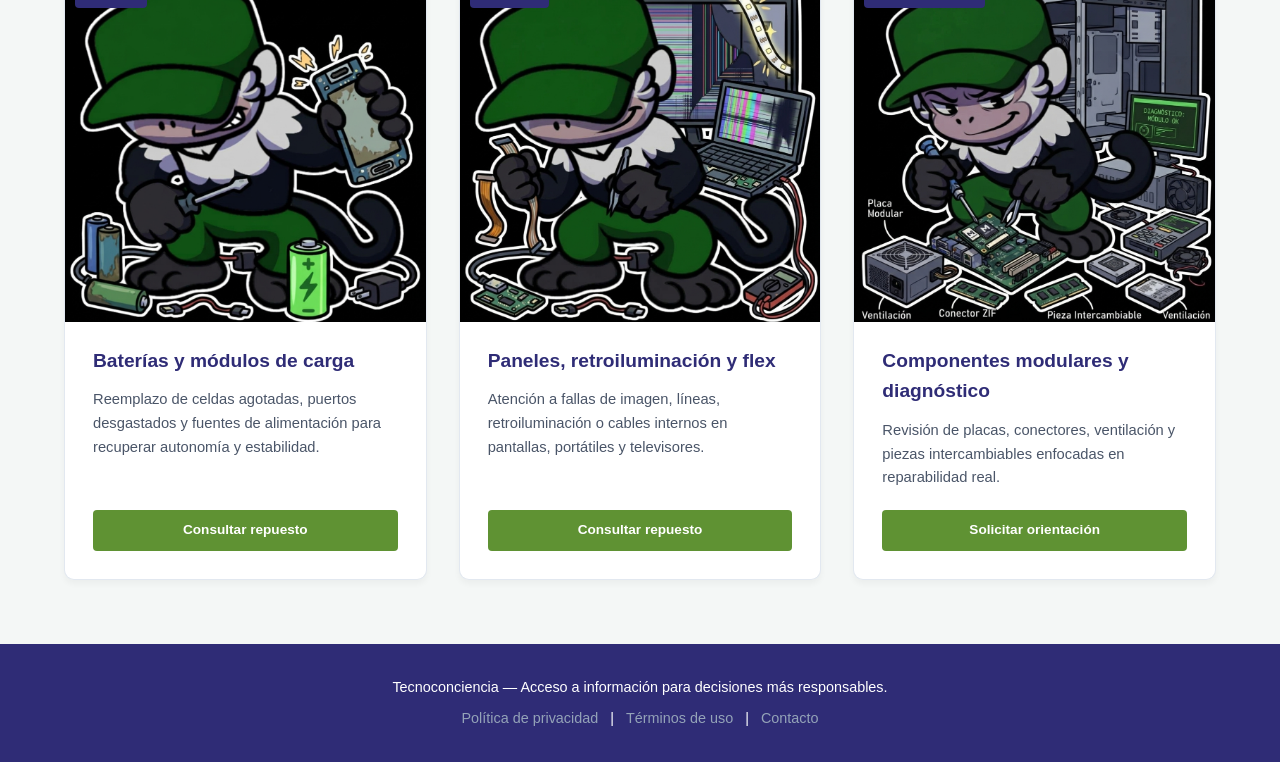
<file: reparacion.html>
<!DOCTYPE html>
<html lang="es">
<head>
    <meta charset="UTF-8">
    <meta name="viewport" content="width=device-width, initial-scale=1.0">
    <title>TecnoConciencia - Reparación y Repuestos</title>
    <link rel="stylesheet" href="css/style.css">
</head>
<body>

    <!-- Cabecera y Navegación -->
    <header class="site-header">
        <div class="container nav-container">
            <div class="logo-container">
                <img src="img/Logo-Tecno.png" alt="Logo TecnoConciencia" class="logo-img">
                <span class="logo-text">Tecnoconciencia</span>
            </div>
            <nav>
                <ul class="nav-links">
                    <li><a href="index.html">HOME</a></li>
                    <li><a href="historias.html">HISTORIAS</a></li>
                    <li><a href="asesor.html">ASESOR DE COMPRAS</a></li>
                    <li><a href="reparacion.html" class="active">REPARACIÓN</a></li>
                    <li><a href="contacto.html">CONTACTO</a></li>
                </ul>
            </nav>
        </div>
    </header>

    <!-- Sección Principal: Presentación de Don Peña -->
    <section class="repair-hero container">
        <div class="repair-hero-grid">
            <div class="repair-intro">
                <span class="badge">Taller y Repuestos</span>
                <h2>Reparación Consciente con Don Peña</h2>
                <p>Don Peña es el reparador de herramientas y quien ayuda a Guijarro a mantener su piedra en buen estado. Aquí encuentras orientación clara sobre repuestos, diagnóstico y cómo darle una segunda vida a tus equipos.</p>
                <div class="hero-buttons repair-actions">
                    <a href="#repuestos" class="btn-primary">Ver repuestos y fallas</a>
                    <a href="asesor.html" class="btn-secondary repair-btn-alt">Ir al asesor de compras</a>
                </div>
            </div>

            <div class="don-pena-spotlight">
                <div class="don-pena-photo-box">
                    <img src="img/donpeña.png" alt="Don Peña - Reparador en TecnoConciencia" class="don-pena-photo">
                </div>
                <div class="don-pena-info">
                    <h4>Don Peña</h4>
                    <p>Especialista en diagnóstico técnico, repuestos y rescate de equipos que aún tienen vida util.</p>
                </div>
            </div>
        </div>
    </section>

    <!-- Cómo funciona el proceso de reparación (Texto izquierda + Don Peña con herramienta derecha) -->
    <section class="repair-steps container">
        <div class="section-title">
            <h3>¿Cómo abordar una reparación?</h3>
            <p>Tres pasos simples para decidir si conviene reparar o cambiar una pieza.</p>
        </div>

        <div class="steps-guide-grid">
            <!-- Columna Izquierda: Los 3 pasos estilizados -->
            <div class="steps-list">
                <article class="step-item-card">
                    <span class="step-number">1</span>
                    <div>
                        <h4>Identifica la falla real</h4>
                        <p>Revisa si el problema es de batería, alimentación, conexión o pantalla antes de asumir que el equipo completo ya no sirve.</p>
                    </div>
                </article>

                <article class="step-item-card">
                    <span class="step-number">2</span>
                    <div>
                        <h4>Valora repuesto vs. costo</h4>
                        <p>Compara el valor y disponibilidad del repuesto frente a la vida útil restante del dispositivo para tomar una decisión justa.</p>
                    </div>
                </article>

                <article class="step-item-card">
                    <span class="step-number">3</span>
                    <div>
                        <h4>Cuida el mantenimiento</h4>
                        <p>Una buena limpieza, temperatura controlada y piezas compatibles evitan que la misma falla se repita a los pocos meses.</p>
                    </div>
                </article>
            </div>

            <!-- Columna Derecha: Imagen de Don Peña con herramienta -->
            <div class="guide-character-box">
                <img src="img/Don Peña Herramientas.png" alt="Don Peña guiando con herramienta" class="guide-character-img">
            </div>
        </div>
    </section>

    <!-- Apartado de Repuestos y Servicios de Reparación con imágenes -->
    <section id="repuestos" class="spare-parts-section container">
        <div class="section-title">
            <h3>Repuestos y Líneas de Reparación</h3>
            <p>Componentes clave y orientaciones para alargar la vida útil de tu tecnología.</p>
        </div>

        <div class="spare-parts-grid">
            <!-- Tarjeta 1: Energía -->
            <article class="spare-card">
                <span class="product-badge">ENERGÍA</span>
                <div class="spare-img-container">
                    <img src="img/Donpeña1.jpg" alt="Baterías y módulos de carga" class="spare-img">
                </div>
                <div class="spare-body">
                    <h4>Baterías y módulos de carga</h4>
                    <p>Reemplazo de celdas agotadas, puertos desgastados y fuentes de alimentación para recuperar autonomía y estabilidad.</p>
                    <a href="#" class="btn-product">Consultar repuesto</a>
                </div>
            </article>

            <!-- Tarjeta 2: Pantalla -->
            <article class="spare-card">
                <span class="product-badge">PANTALLA</span>
                <div class="spare-img-container">
                    <img src="img/Donpeña-2.jpg" alt="Paneles, retroiluminación y flex" class="spare-img">
                </div>
                <div class="spare-body">
                    <h4>Paneles, retroiluminación y flex</h4>
                    <p>Atención a fallas de imagen, líneas, retroiluminación o cables internos en pantallas, portátiles y televisores.</p>
                    <a href="#" class="btn-product">Consultar repuesto</a>
                </div>
            </article>

            <!-- Tarjeta 3: Placas y Piezas -->
            <article class="spare-card">
                <span class="product-badge">PLACAS Y PIEZAS</span>
                <div class="spare-img-container">
                    <img src="img/Donpeña-3.jpg" alt="Componentes modulares y diagnóstico" class="spare-img">
                </div>
                <div class="spare-body">
                    <h4>Componentes modulares y diagnóstico</h4>
                    <p>Revisión de placas, conectores, ventilación y piezas intercambiables enfocadas en reparabilidad real.</p>
                    <a href="#" class="btn-product">Solicitar orientación</a>
                </div>
            </article>
        </div>
    </section>

    <!-- Pie de página -->
    <footer class="site-footer">
        <div class="container footer-content">
            <p>Tecnoconciencia — Acceso a información para decisiones más responsables.</p>
            <div class="footer-links">
                <a href="#">Política de privacidad</a> | <a href="#">Términos de uso</a> | <a href="#">Contacto</a>
            </div>
        </div>
    </footer>

</body>
</html>
</file>
<file: css/style.css>
/* Variables de la Paleta de Colores Oficial */
:root {
    --morado-oscuro: #2F2C76;
    --verde-bosque: #125116;
    --verde-oliva: #5F9233;
    --azul-profundo: #0B5696;
    --blanco: #FFFFFF;
    --fondo-claro: #F4F7F6;
    --texto-gris: #4A5568;
}

/* Reseteo básico */
* {
    margin: 0;
    padding: 0;
    box-sizing: border-box;
}


body {
    font-family: 'Segoe UI', Tahoma, Geneva, Verdana, sans-serif;
    color: var(--texto-gris);
    background-color: var(--fondo-claro);
    line-height: 1.6;
}

.container {
    width: 90%;
    max-width: 1200px;
    margin: 0 auto;
}

/* Header & Navegación */
.site-header {
    background-color: var(--blanco);
    border-bottom: 2px solid #E2E8F0;
    padding: 0.75rem 0;
    position: sticky;
    top: 0;
    z-index: 1000;
    box-shadow: 0 2px 4px rgba(0,0,0,0.02);
    
}

.nav-container {
    display: flex;
    justify-content: space-between;
    align-items: center;
}

.logo-container {
    display: flex;
    align-items: center;
    gap: 0.75rem;
}

.logo-img {
    height: 80px;
    width: auto;
}

.logo-text {
    font-size: 1.80rem;
    font-weight: bold;
    color: var(--verde-bosque);
    letter-spacing: -0.5px;
}

.nav-links {
    list-style: none;
    display: flex;
    gap: 1.5rem;
}

.nav-links a {
    color: var(--morado-oscuro);
    text-decoration: none;
    font-size: 0.9rem;
    font-weight: 600;
    transition: color 0.3s ease;
}

.nav-links a:hover, .nav-links a.active {
    color: var(--verde-oliva);
}

/* Sección Hero con imagen de fondo */
.hero {
    position: relative;
    background: linear-gradient(rgba(15, 23, 42, 0.55), rgba(15, 23, 42, 0.65)),url("../img/banner.jpg") center / cover no-repeat;
    color: var(--blanco);
    text-align: center;
    padding: 5rem 1rem;
    height: 420px;
}

.hero-content {
    position: relative;
    z-index: 1;
}
.hero-content h2 {
    font-size: 2.75rem;
    margin-bottom: 1rem;
    font-weight: 700;
    color: #f0f3fa
}

.hero-content p {
    font-size: 1.5rem;
    color: #a8d9b5;
    max-width: 650px;
    margin: 0 auto 2rem auto;
}

.hero-buttons {
    display: flex;
    justify-content: center;
    gap: 1rem;
}

.btn-primary {
    background-color: var(--verde-oliva);
    color: var(--blanco);
    padding: 0.75rem 1.75rem;
    border-radius: 6px;
    font-weight: bold;
    text-decoration: none;
    transition: background-color 0.3s ease;
}

.btn-primary:hover {
    background-color: var(--verde-bosque);
}

.btn-secondary {
    background-color: transparent;
    color: var(--blanco);
    border: 2px solid var(--blanco);
    padding: 0.75rem 1.75rem;
    border-radius: 6px;
    font-weight: bold;
    text-decoration: none;
    transition: all 0.3s ease;
}

.btn-secondary:hover {
    background-color: var(--blanco);
    color: var(--morado-oscuro);
}

/* Sección de Escenarios Futuros */
.scenarios-section {
    padding: 4rem 0 2rem 0;
}

.section-title {
    text-align: center;
    margin-bottom: 3rem;
}

.section-title h3 {
    font-size: 2rem;
    color: var(--morado-oscuro);
    margin-bottom: 0.5rem;
}

.scenarios-grid {
    display: grid;
    grid-template-columns: repeat(auto-fit, minmax(300px, 1fr));
    gap: 2rem;
}

.scenario-card {
    background: var(--blanco);
    border-radius: 10px;
    box-shadow: 0 4px 6px rgba(0, 0, 0, 0.04);
    overflow: hidden; /* Mantiene la imagen contenida en los bordes redondeados */
    display: flex;
    flex-direction: column;
    position: relative;
    transition: transform 0.3s ease;
}

.scenario-card:hover {
    transform: translateY(-5px);
}

/* Contenedor y tamaño uniforme de las imágenes de Guijarro */
.card-img-container {
    width: 100%;
    height: 350px;
    overflow: hidden;
    background-color: #e2e8f0;
}

.scenario-img {
    width: 100%;
    height: 100%;
    object-fit: cover;
    object-position: center;
}

.card-body {
    padding: 1.5rem 1.75rem 2rem 1.75rem;
    flex-grow: 1;
}

.scenario-card.distopia { border-top: 4px solid #E53E3E; }
.scenario-card.eutopia { border-top: 4px solid var(--verde-oliva); }
.scenario-card.utopia { border-top: 4px solid var(--azul-profundo); }

.badge {
    display: inline-block;
    padding: 0.25rem 0.75rem;
    border-radius: 20px;
    font-size: 0.8rem;
    font-weight: bold;
    margin-bottom: 0.75rem;
    text-transform: uppercase;
}

.distopia .badge { background-color: #FED7D7; color: #9B2C2C; }
.eutopia .badge { background-color: #DEF7EC; color: #03543F; }
.utopia .badge { background-color: #E1EFFE; color: #1E429F; }

.scenario-card h4 {
    color: var(--morado-oscuro);
    margin-bottom: 0.75rem;
    font-size: 1.25rem;
}


/* Sección Conoce a Guijarro y a sus amigos */
.characters-section {
    padding: 4rem 0;
}

.characters-grid {
    display: grid;
    grid-template-columns: repeat(auto-fit, minmax(280px, 1fr));
    gap: 2rem;
}

.character-card {
    background: var(--blanco);
    border-radius: 10px;
    box-shadow: 0 4px 6px rgba(0, 0, 0, 0.04);
    overflow: hidden;
    display: flex;
    flex-direction: column;
    text-align: center;
    transition: transform 0.3s ease;
}

.character-card:hover {
    transform: translateY(-5px);
}

.character-card.don-pena { border-top: 4px solid var(--verde-oliva); }
.character-card.guijarro { border-top: 4px solid var(--verde-bosque); }
.character-card.calabro { border-top: 4px solid var(--morado-oscuro); }

.character-img-container {
    width: 100%;
    height: 370px;
    overflow: hidden;
    background-color: #E2E8F0;
}

.character-img {
    width: 100%;
    height: 100%;
    object-fit: cover;
    object-position: center top;
}

.character-body {
    padding: 1.5rem 1.75rem 2rem 1.75rem;
    flex-grow: 1;
}

.character-body h4 {
    color: var(--morado-oscuro);
    margin-bottom: 0.6rem;
    font-size: 1.25rem;
}

.character-body p {
    font-size: 0.95rem;
}

/* Footer */
.site-footer {
    background-color: var(--morado-oscuro);
    color: var(--blanco);
    text-align: center;
    padding: 2rem 0;
    font-size: 0.9rem;
}

.footer-content {
    display: flex;
    flex-direction: column;
    gap: 0.5rem;
    align-items: center;
}

.footer-links a {
    color: #94A3B8;
    text-decoration: none;
    margin: 0 0.5rem;
}

.footer-links a:hover {
    color: var(--blanco);
}



/* --- Estilos para la Página del Asesor de Compras --- */

.shop-container {
    display: flex;
    gap: 2.5rem;
    padding: 3rem 0;
    align-items: flex-start;
}

/* Columna Izquierda (Categorías + Calabro) */
.shop-left-column {
    width: 260px;
    display: flex;
    flex-direction: column;
    gap: 1.5rem;
    flex-shrink: 0;
}

/* Sidebar de Categorías */
.shop-sidebar {
    width: 100%;
    background: var(--blanco);
    padding: 1.5rem;
    border-radius: 8px;
    box-shadow: 0 4px 6px rgba(0, 0, 0, 0.04);
    border-top: 4px solid var(--morado-oscuro);
}

.shop-sidebar h3 {
    font-size: 1.1rem;
    color: var(--morado-oscuro);
    margin-bottom: 1rem;
    padding-bottom: 0.5rem;
    border-bottom: 2px solid #E2E8F0;
}

.category-list {
    list-style: none;
    display: flex;
    flex-direction: column;
    gap: 0.75rem;
}

.category-list a {
    text-decoration: none;
    color: var(--texto-gris);
    font-weight: 600;
    font-size: 0.95rem;
    display: block;
    padding: 0.5rem 0.75rem;
    border-radius: 6px;
    transition: all 0.3s ease;
}

.category-list a:hover, .category-list a.active-category {
    background-color: #EDF2F7;
    color: var(--verde-bosque);
}

/* Tarjeta de Calabro debajo de Categorías */
.advisor-character-card {
    background: var(--blanco);
    border-radius: 8px;
    overflow: hidden;
    box-shadow: 0 4px 6px rgba(0, 0, 0, 0.04);
    border-top: 4px solid var(--verde-oliva);
    text-align: center;
}

.advisor-img-box {
    width: 100%;
    height: 220px;
    background-color: #E2E8F0;
    overflow: hidden;
}

.advisor-img {
    width: 100%;
    height: 100%;
    object-fit: cover;
    object-position: center top;
}

.advisor-caption {
    padding: 1rem 1.25rem;
}

.advisor-caption h4 {
    color: var(--morado-oscuro);
    font-size: 1.05rem;
    margin-bottom: 0.3rem;
}

.advisor-caption p {
    font-size: 0.85rem;
    color: var(--texto-gris);
}

/* Contenido Principal de la Tienda */
.shop-content {
    flex-grow: 1;
}

.shop-header {
    text-align: center;
    margin-bottom: 2.5rem;
}

.shop-header h2 {
    font-size: 2.25rem;
    color: var(--morado-oscuro);
    margin-bottom: 0.5rem;
}

.shop-header p {
    color: var(--texto-gris);
    margin-bottom: 1.5rem;
}

/* Barra de Búsqueda */
.search-box input {
    width: 100%;
    max-width: 500px;
    padding: 0.75rem 1.25rem;
    border: 2px solid #CBD5E0;
    border-radius: 8px;
    font-size: 1rem;
    outline: none;
    transition: border-color 0.3s ease;
}

.search-box input:focus {
    border-color: var(--azul-profundo);
}

/* Info de Resultados */
.results-info {
    margin-bottom: 1.5rem;
}

.results-info h3 {
    font-size: 1.35rem;
    color: var(--morado-oscuro);
}

.results-info p {
    font-size: 0.9rem;
    color: #718096;
}

/* Cuadrícula de 3 Productos */
.products-grid {
    display: grid;
    grid-template-columns: repeat(3, 1fr);
    gap: 1.5rem;
}

.product-card {
    background: var(--blanco);
    border-radius: 8px;
    overflow: hidden;
    box-shadow: 0 4px 6px rgba(0, 0, 0, 0.04);
    border: 1px solid #E2E8F0;
    display: flex;
    flex-direction: column;
    position: relative;
    transition: transform 0.3s ease;
}

.product-card:hover {
    transform: translateY(-4px);
}

.product-badge {
    position: absolute;
    top: 10px;
    left: 10px;
    background-color: var(--morado-oscuro);
    color: var(--blanco);
    font-size: 0.7rem;
    font-weight: bold;
    padding: 0.25rem 0.65rem;
    border-radius: 4px;
    text-transform: uppercase;
    z-index: 2;
}

/* Contenedor de Foto Real del Producto */
.product-img-container {
    width: 100%;
    height: 180px;
    background-color: var(--blanco);
    border-bottom: 1px solid #EDF2F7;
    display: flex;
    align-items: center;
    justify-content: center;
    padding: 0.75rem;
    overflow: hidden;
}

.product-img {
    width: 100%;
    height: 100%;
    object-fit: contain;
}

.product-info {
    padding: 1.25rem;
    display: flex;
    flex-direction: column;
    gap: 0.6rem;
    flex-grow: 1;
}

.product-info h4 {
    color: var(--morado-oscuro);
    font-size: 1.15rem;
}

.product-reason {
    font-size: 0.88rem;
    color: var(--texto-gris);
    line-height: 1.45;
}

.product-specs {
    list-style: none;
    background-color: var(--fondo-claro);
    padding: 0.65rem 0.85rem;
    border-radius: 6px;
    font-size: 0.82rem;
    display: flex;
    flex-direction: column;
    gap: 0.25rem;
}

.product-scores {
    margin-top: auto;
    padding-top: 0.4rem;
    font-size: 0.88rem;
}

.btn-product {
    display: inline-block;
    margin-top: 0.5rem;
    text-align: center;
    background-color: var(--verde-oliva);
    color: var(--blanco);
    padding: 0.6rem;
    border-radius: 4px;
    text-decoration: none;
    font-size: 0.85rem;
    font-weight: bold;
    transition: background-color 0.3s ease;
}

.btn-product:hover {
    background-color: var(--verde-bosque);
}

.footer-content-shop {
    display: flex;
    justify-content: space-between;
    align-items: center;
    font-size: 0.9rem;
    width: 90%;
    max-width: 1200px;
    margin: 0 auto;
}



/* --- Estilos para la Página de Reparación (Don Peña) --- */

.repair-hero {
    padding: 2rem 0 2rem 0;
}

.repair-hero-grid {
    display: grid;
    grid-template-columns: 1.4fr 0.9fr;
    gap: 2.5rem;
    align-items: center;
    background: var(--blanco);
    padding: 2.5rem;
    border-radius: 12px;
    box-shadow: 0 4px 10px rgba(0, 0, 0, 0.04);
    border-top: 5px solid var(--verde-oliva);
}

.repair-intro h2 {
    font-size: 2.25rem;
    color: var(--morado-oscuro);
    margin-bottom: 1rem;
    line-height: 1.2;
}

.repair-intro p {
    font-size: 1rem;
    color: var(--texto-gris);
    margin-bottom: 1.75rem;
}

.repair-actions {
    justify-content: flex-start;
    flex-wrap: wrap;
}

.repair-btn-alt {
    color: var(--morado-oscuro);
    border-color: var(--morado-oscuro);
}

.repair-btn-alt:hover {
    background-color: var(--morado-oscuro);
    color: var(--blanco);
}

.don-pena-spotlight {
    background: var(--fondo-claro);
    border-radius: 10px;
    overflow: hidden;
    border: 1px solid #E2E8F0;
    text-align: center;
}

.don-pena-photo-box {
    width: 100%;
    height: 410px;
    overflow: hidden;
    background-color: #CBD5E0;
}

.don-pena-photo {
    width: 100%;
    height: 100%;
    object-fit: cover;
    object-position: center top;
}

.don-pena-info {
    padding: 1.25rem;
}

.don-pena-info h4 {
    color: var(--verde-bosque);
    font-size: 1.2rem;
    margin-bottom: 0.4rem;
}

.don-pena-info p {
    font-size: 0.9rem;
    color: var(--texto-gris);
}

/* Sección Guía de Pasos + Don Peña con herramienta */
.repair-steps {
    padding: 2.5rem 0;
}

.steps-guide-grid {
    display: grid;
    grid-template-columns: 1.3fr 0.8fr;
    gap: 2.5rem;
    align-items: center;
}

.steps-list {
    display: flex;
    flex-direction: column;
    gap: 1.15rem;
}

.step-item-card {
    background: var(--blanco);
    padding: 1.25rem 1.5rem;
    border-radius: 10px;
    box-shadow: 0 4px 6px rgba(0, 0, 0, 0.04);
    border-left: 5px solid var(--verde-bosque);
    display: flex;
    align-items: center;
    gap: 1.1rem;
    transition: transform 0.3s ease;
}

.step-item-card:hover {
    transform: translateX(5px);
}

.step-number {
    width: 38px;
    height: 38px;
    background-color: var(--morado-oscuro);
    color: var(--blanco);
    border-radius: 50%;
    display: flex;
    align-items: center;
    justify-content: center;
    font-weight: bold;
    font-size: 1rem;
    flex-shrink: 0;
}

.step-item-card h4 {
    color: var(--morado-oscuro);
    font-size: 1.1rem;
    margin-bottom: 0.25rem;
}

.step-item-card p {
    font-size: 0.92rem;
    color: var(--texto-gris);
}

.guide-character-box {
    display: flex;
    justify-content: center;
    align-items: center;
}

.guide-character-img {
    width: 100%;
    max-width: 400px;
    height: auto;
    object-fit: contain;
    filter: drop-shadow(0 8px 14px rgba(0, 0, 0, 0.08));
}

/* Sección de Repuestos con Imágenes */
.spare-parts-section {
    padding: 2rem 0 4rem 0;
}

.spare-parts-grid {
    display: grid;
    grid-template-columns: repeat(auto-fit, minmax(280px, 1fr));
    gap: 2rem;
}

.spare-card {
    position: relative;
    background: var(--blanco);
    border-radius: 10px;
    overflow: hidden;
    box-shadow: 0 4px 6px rgba(0, 0, 0, 0.04);
    border: 1px solid #E2E8F0;
    border-top: 4px solid var(--azul-profundo);
    display: flex;
    flex-direction: column;
    transition: transform 0.3s ease;
}

.spare-card:hover {
    transform: translateY(-5px);
}

.spare-img-container {
    width: 100%;
    height: 350px;
    background-color: #EDF2F7;
    overflow: hidden;
}

.spare-img {
    width: 100%;
    height: 100%;
    object-fit: cover;
    object-position: center;
}

.spare-body {
    padding: 1.5rem 1.75rem 1.75rem 1.75rem;
    display: flex;
    flex-direction: column;
    gap: 0.75rem;
    flex-grow: 1;
}

.spare-body h4 {
    color: var(--morado-oscuro);
    font-size: 1.2rem;
}

.spare-body p {
    font-size: 0.92rem;
    color: var(--texto-gris);
    flex-grow: 1;
}

@media (max-width: 820px) {
    .repair-hero-grid,
    .steps-guide-grid {
        grid-template-columns: 1fr;
    }
}


/* --- Estilos para la Página de Contacto --- */

.contact-banner {
    background:
        linear-gradient(rgba(18, 81, 22, 0.55), rgba(47, 44, 118, 0.72)),
        url("../img/banner.jpg") center / cover no-repeat;
    color: var(--blanco);
    text-align: center;
    padding: 4.25rem 1rem;
}

.contact-banner-content h2 {
    font-size: 2.4rem;
    margin-bottom: 0.65rem;
    font-weight: 700;
}

.contact-banner-content p {
    font-size: 1.15rem;
    color: #F1F5F9;
    max-width: 640px;
    margin: 0 auto;
}

.contact-badge {
    background-color: var(--blanco);
    color: var(--verde-bosque);
    margin-bottom: 0.85rem;
}

.contact-main {
    padding: 3.5rem 0 4.5rem 0;
}

.contact-grid {
    display: grid;
    grid-template-columns: 1.35fr 0.85fr;
    gap: 2.5rem;
    align-items: start;
}

/* Formulario */
.contact-form-card {
    background: var(--blanco);
    padding: 2.25rem;
    border-radius: 12px;
    box-shadow: 0 4px 10px rgba(0, 0, 0, 0.04);
    border-top: 5px solid var(--morado-oscuro);
}

.contact-form-card h3 {
    font-size: 1.5rem;
    color: var(--morado-oscuro);
    margin-bottom: 0.35rem;
}

.contact-form-subtitle {
    font-size: 0.92rem;
    color: #64748B;
    margin-bottom: 1.5rem;
}

.contact-form {
    display: flex;
    flex-direction: column;
    gap: 1.15rem;
}

.form-group {
    display: flex;
    flex-direction: column;
    gap: 0.4rem;
}

.form-group label {
    font-size: 0.9rem;
    font-weight: 600;
    color: var(--morado-oscuro);
}

.form-group input,
.form-group textarea {
    width: 100%;
    padding: 0.8rem 1rem;
    border: 2px solid #CBD5E0;
    border-radius: 8px;
    font-family: inherit;
    font-size: 0.95rem;
    color: var(--texto-gris);
    background-color: #FAFBFB;
    transition: border-color 0.25s ease, background-color 0.25s ease, box-shadow 0.25s ease;
}

.form-group textarea {
    resize: vertical;
    min-height: 120px;
}

.form-group input:focus,
.form-group textarea:focus {
    outline: none;
    background-color: var(--blanco);
    border-color: var(--verde-oliva);
    box-shadow: 0 0 0 3px rgba(95, 146, 51, 0.15);
}

.contact-submit-btn {
    border: none;
    cursor: pointer;
    font-size: 1rem;
    padding: 0.85rem 1.75rem;
    width: 100%;
    margin-top: 0.25rem;
}

.form-feedback {
    display: none;
    font-size: 0.9rem;
    font-weight: 600;
    color: var(--verde-bosque);
    background-color: #DEF7EC;
    padding: 0.75rem 1rem;
    border-radius: 8px;
}

.form-feedback.is-visible {
    display: block;
}

/* Columna Derecha: Guijarro Señalando + Instagram */
.contact-side-column {
    display: flex;
    flex-direction: column;
    gap: 1.5rem;
}

.guijarro-pointer-card {
    background: var(--blanco);
    border-radius: 12px;
    padding: 1.5rem 1.5rem 1.25rem 1.5rem;
    box-shadow: 0 4px 10px rgba(0, 0, 0, 0.04);
    border-top: 5px solid var(--verde-oliva);
    text-align: center;
}

.guijarro-pointer-img-box {
    width: 100%;
    height: 230px;
    display: flex;
    align-items: center;
    justify-content: center;
    overflow: hidden;
    margin-bottom: 0.85rem;
}

.guijarro-pointer-img {
    max-height: 100%;
    width: auto;
    max-width: 100%;
    object-fit: contain;
    filter: drop-shadow(0 8px 14px rgba(0, 0, 0, 0.08));
}

.guijarro-speech {
    font-size: 0.92rem;
    font-style: italic;
    color: var(--morado-oscuro);
    background-color: var(--fondo-claro);
    padding: 0.75rem 1rem;
    border-radius: 8px;
}

/* Tarjeta de Instagram */
.instagram-card {
    display: flex;
    align-items: center;
    gap: 1rem;
    text-decoration: none;
    background: linear-gradient(135deg, var(--morado-oscuro), var(--azul-profundo));
    color: var(--blanco);
    padding: 1.25rem 1.5rem;
    border-radius: 12px;
    box-shadow: 0 6px 14px rgba(47, 44, 118, 0.18);
    transition: transform 0.25s ease, box-shadow 0.25s ease;
}

.instagram-card:hover {
    transform: translateY(-4px);
    box-shadow: 0 10px 20px rgba(47, 44, 118, 0.25);
}

.ig-icon-badge {
    width: 52px;
    height: 52px;
    border-radius: 12px;
    background: rgba(255, 255, 255, 0.16);
    display: flex;
    align-items: center;
    justify-content: center;
    flex-shrink: 0;
}

.ig-details {
    display: flex;
    flex-direction: column;
    gap: 0.15rem;
}

.ig-label {
    font-size: 0.78rem;
    text-transform: uppercase;
    letter-spacing: 0.5px;
    color: #E2E8F0;
}

.ig-handle {
    font-size: 1.15rem;
    font-weight: 700;
}

.ig-cta {
    font-size: 0.85rem;
    color: #CBD5E1;
}

@media (max-width: 860px) {
    .contact-grid {
        grid-template-columns: 1fr;
    }
}


/* --- Estilos para la Página de Historias (Cómics) --- */

.stories-hero {
    background:
        linear-gradient(135deg, rgba(47, 44, 118, 0.92), rgba(11, 86, 150, 0.88)),
        url("../img/banner.jpg") center / cover no-repeat;
    color: var(--blanco);
    text-align: center;
    padding: 3rem 1rem;
}

.stories-hero-content h2 {
    font-size: 2.15rem;
    margin-bottom: 0.5rem;
    font-weight: 700;
}

.stories-hero-content p {
    font-size: 1.02rem;
    color: #E2E8F0;
    max-width: 640px;
    margin: 0 auto 1.35rem auto;
}

.stories-badge {
    background-color: var(--verde-oliva);
    color: var(--blanco);
    margin-bottom: 0.7rem;
}

.story-pills {
    display: flex;
    justify-content: center;
    flex-wrap: wrap;
    gap: 0.65rem;
}

.story-pill {
    text-decoration: none;
    color: var(--blanco);
    background-color: rgba(255, 255, 255, 0.14);
    border: 1px solid rgba(255, 255, 255, 0.35);
    padding: 0.4rem 0.9rem;
    border-radius: 999px;
    font-size: 0.85rem;
    font-weight: 600;
    transition: background-color 0.25s ease, color 0.25s ease;
}

.story-pill:hover {
    background-color: var(--blanco);
    color: var(--morado-oscuro);
}

.stories-main {
    padding: 2.25rem 0 3.25rem 0;
    display: flex;
    flex-direction: column;
    gap: 1.85rem;
}

.comic-episode {
    position: relative;
    display: grid;
    grid-template-columns: 340px 1fr;
    gap: 1.75rem;
    align-items: center;
    background: var(--blanco);
    padding: 1.5rem;
    border-radius: 12px;
    box-shadow: 0 4px 10px rgba(0, 0, 0, 0.04);
    border: 1px solid #E2E8F0;
    border-top: 4px solid var(--verde-bosque);
}

.comic-episode--reverse {
    grid-template-columns: 1fr 340px;
}

.comic-episode--reverse .comic-media-col {
    order: 2;
}

.comic-episode--reverse .comic-story-col {
    order: 1;
}

.comic-media-col {
    position: relative;
    display: flex;
    flex-direction: column;
    align-items: center;
    gap: 0.45rem;
}

.comic-media-col .product-badge {
    top: 8px;
    left: 8px;
    font-size: 0.72rem;
    padding: 0.25rem 0.65rem;
    z-index: 2;
}

.comic-frame-link {
    display: block;
    width: 100%;
    max-height: 410px;
    overflow-y: auto;
    border-radius: 8px;
    border: 2px solid #E2E8F0;
    transition: border-color 0.25s ease, box-shadow 0.25s ease;
}

.comic-frame-link:hover {
    border-color: var(--verde-oliva);
    box-shadow: 0 6px 14px rgba(0, 0, 0, 0.08);
}

.comic-strip-img {
    display: block;
    width: 100%;
    height: auto;
}

.comic-zoom-hint {
    font-size: 0.78rem;
    color: #64748B;
}

.comic-story-col {
    display: flex;
    flex-direction: column;
    gap: 0.7rem;
}

.comic-chapter-tag {
    font-size: 0.78rem;
    font-weight: 700;
    text-transform: uppercase;
    letter-spacing: 0.5px;
    color: var(--verde-oliva);
}

.comic-story-col h3 {
    font-size: 1.4rem;
    color: var(--morado-oscuro);
    line-height: 1.25;
}

.comic-story-col p {
    font-size: 0.92rem;
    color: var(--texto-gris);
    line-height: 1.55;
}

.comic-lesson-box {
    margin-top: 0.25rem;
    background-color: var(--fondo-claro);
    border-left: 4px solid var(--azul-profundo);
    padding: 0.75rem 1rem;
    border-radius: 0 8px 8px 0;
    font-size: 0.88rem;
    color: var(--morado-oscuro);
}

@media (max-width: 860px) {
    .comic-episode,
    .comic-episode--reverse {
        grid-template-columns: 1fr;
        padding: 1.25rem;
        gap: 1.25rem;
    }

    .comic-frame-link {
        max-height: 360px;
    }

    .comic-episode--reverse .comic-media-col,
    .comic-episode--reverse .comic-story-col {
        order: initial;
    }
}
</file>
